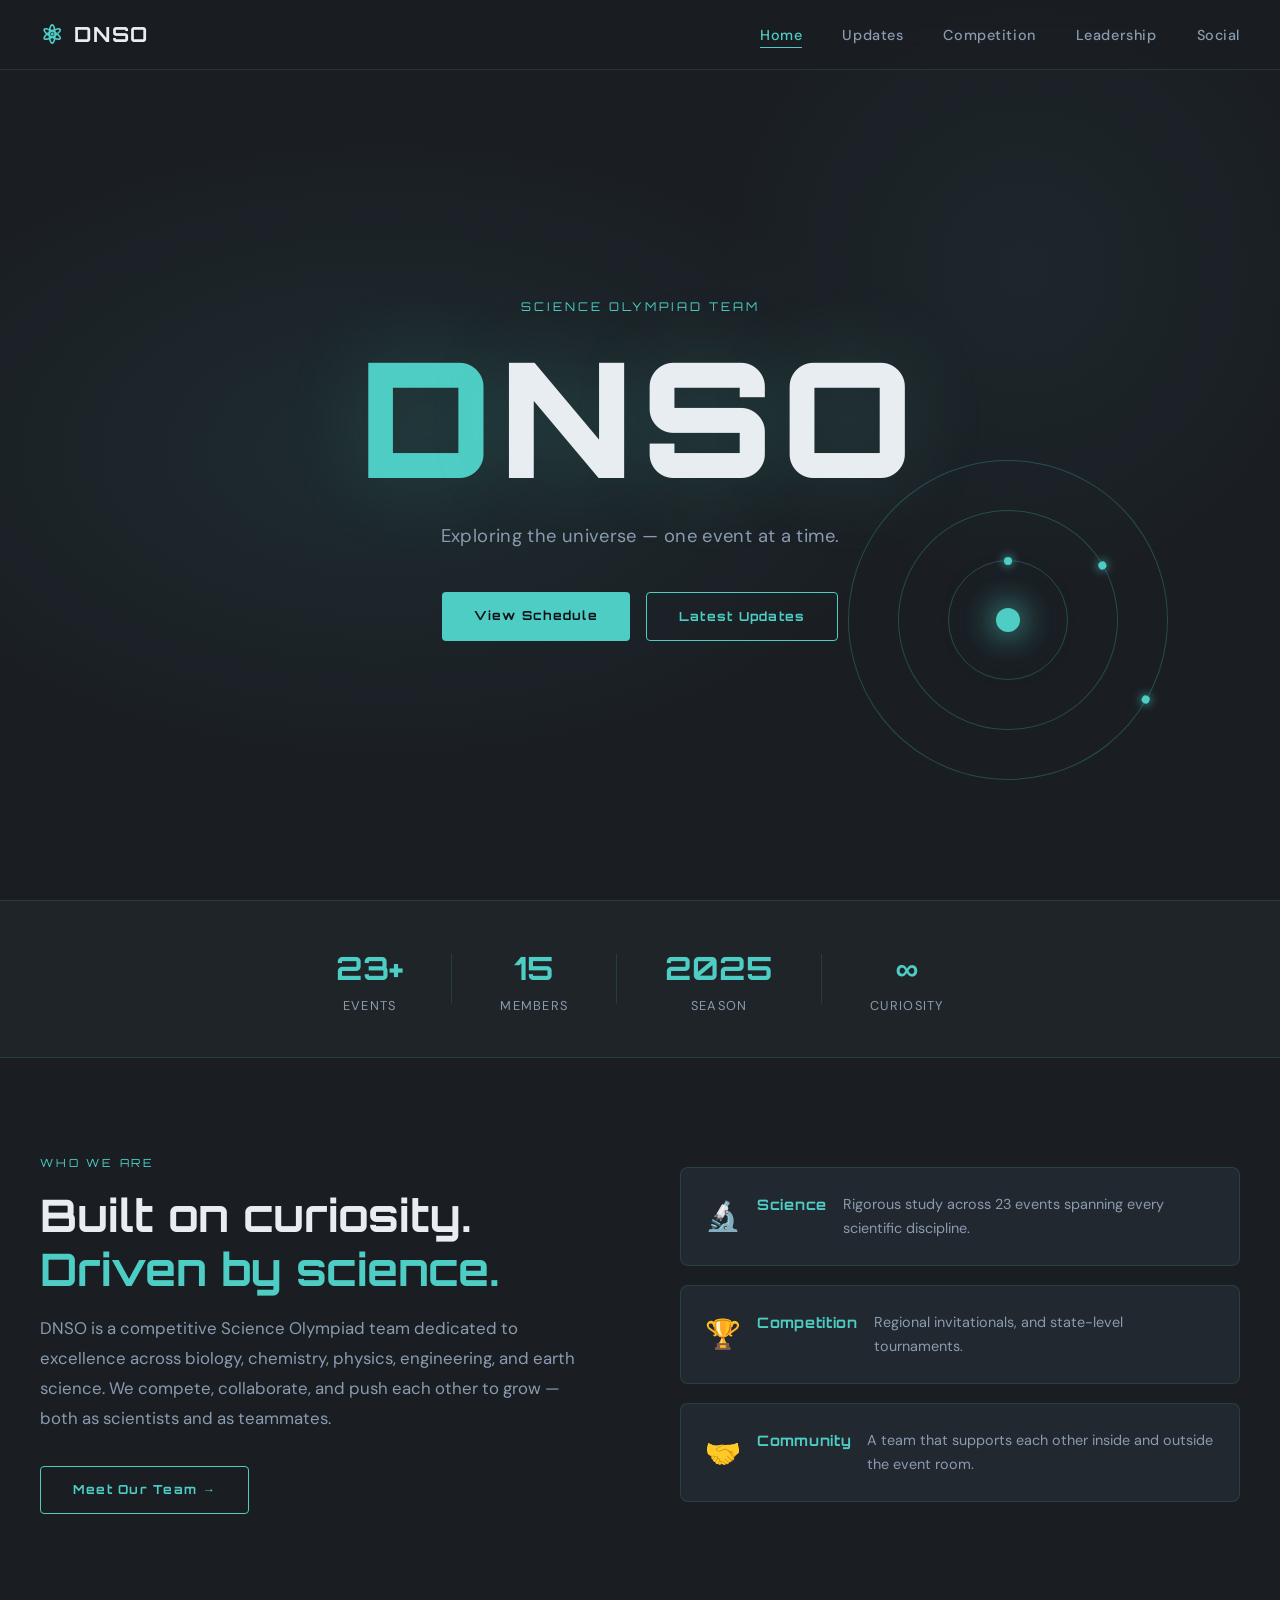
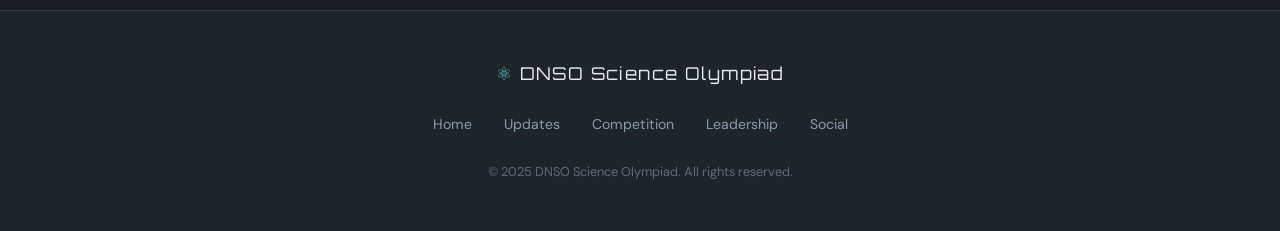
<file: index.html>
<!DOCTYPE html>
<html lang="en">
<head>
  <meta charset="UTF-8" />
  <meta name="viewport" content="width=device-width, initial-scale=1.0" />
  <title>DNSO — Science Olympiad</title>
  <link rel="preconnect" href="https://fonts.googleapis.com" />
  <link href="https://fonts.googleapis.com/css2?family=Orbitron:wght@400;700;900&family=DM+Sans:wght@300;400;500&display=swap" rel="stylesheet" />
  <link rel="stylesheet" href="style.css" />
</head>
<body>

  <!-- NAV -->
  <nav class="nav">
    <a href="index.html" class="nav-logo">
      <div class="atom-icon">⚛</div>
      <span>DNSO</span>
    </a>
    <button class="hamburger" id="hamburger" aria-label="Menu">&#9776;</button>
    <ul class="nav-links" id="navLinks">
      <li><a href="index.html" class="active">Home</a></li>
      <li><a href="updates.html">Updates</a></li>
      <li><a href="competition.html">Competition</a></li>
      <li><a href="leadership.html">Leadership</a></li>
      <li><a href="social.html">Social</a></li>
    </ul>
  </nav>

  <!-- HERO -->
  <section class="hero">
    <div class="hero-bg"></div>
    <div class="particles" id="particles"></div>
    <div class="hero-content">
      <p class="hero-eyebrow fade-in delay-1">Science Olympiad Team</p>
      <h1 class="hero-title fade-in delay-2">
        <span class="teal">D</span>NSO
      </h1>
      <p class="hero-sub fade-in delay-3">Exploring the universe — one event at a time.</p>
      <div class="hero-btns fade-in delay-4">
        <a href="competition.html" class="btn btn-primary">View Schedule</a>
        <a href="updates.html" class="btn btn-outline">Latest Updates</a>
      </div>
    </div>
    <div class="hero-orbit fade-in delay-2">
      <div class="orbit-ring ring-1"></div>
      <div class="orbit-ring ring-2"></div>
      <div class="orbit-ring ring-3"></div>
      <div class="orbit-nucleus"></div>
    </div>
  </section>

  <!-- STATS -->
  <section class="stats-bar">
    <div class="stat"><span class="stat-num">23+</span><span class="stat-label">Events</span></div>
    <div class="stat-divider"></div>
    <div class="stat"><span class="stat-num">15</span><span class="stat-label">Members</span></div>
    <div class="stat-divider"></div>
    <div class="stat"><span class="stat-num">2025</span><span class="stat-label">Season</span></div>
    <div class="stat-divider"></div>
    <div class="stat"><span class="stat-num">∞</span><span class="stat-label">Curiosity</span></div>
  </section>

  <!-- ABOUT -->
  <section class="section about">
    <div class="section-inner">
      <div class="about-text">
        <p class="section-tag">Who We Are</p>
        <h2 class="section-title">Built on curiosity.<br /><span class="teal">Driven by science.</span></h2>
        <p class="body-text">DNSO is a competitive Science Olympiad team dedicated to excellence across biology, chemistry, physics, engineering, and earth science. We compete, collaborate, and push each other to grow — both as scientists and as teammates.</p>
        <a href="leadership.html" class="btn btn-outline" style="margin-top:2rem">Meet Our Team →</a>
      </div>
      <div class="about-cards">
        <div class="about-card">
          <div class="card-icon">🔬</div>
          <h3>Science</h3>
          <p>Rigorous study across 23 events spanning every scientific discipline.</p>
        </div>
        <div class="about-card">
          <div class="card-icon">🏆</div>
          <h3>Competition</h3>
          <p>Regional invitationals, and state-level tournaments.</p>
        </div>
        <div class="about-card">
          <div class="card-icon">🤝</div>
          <h3>Community</h3>
          <p>A team that supports each other inside and outside the event room.</p>
        </div>
      </div>
    </div>
  </section>

  <!-- FOOTER -->
  <footer class="footer">
    <div class="footer-inner">
      <div class="footer-logo">
        <span class="teal">⚛</span> DNSO Science Olympiad
      </div>
      <div class="footer-links">
        <a href="index.html">Home</a>
        <a href="updates.html">Updates</a>
        <a href="competition.html">Competition</a>
        <a href="leadership.html">Leadership</a>
        <a href="social.html">Social</a>
      </div>
      <p class="footer-copy">© 2025 DNSO Science Olympiad. All rights reserved.</p>
    </div>
  </footer>

  <script src="main.js"></script>
</body>
</html>
</file>
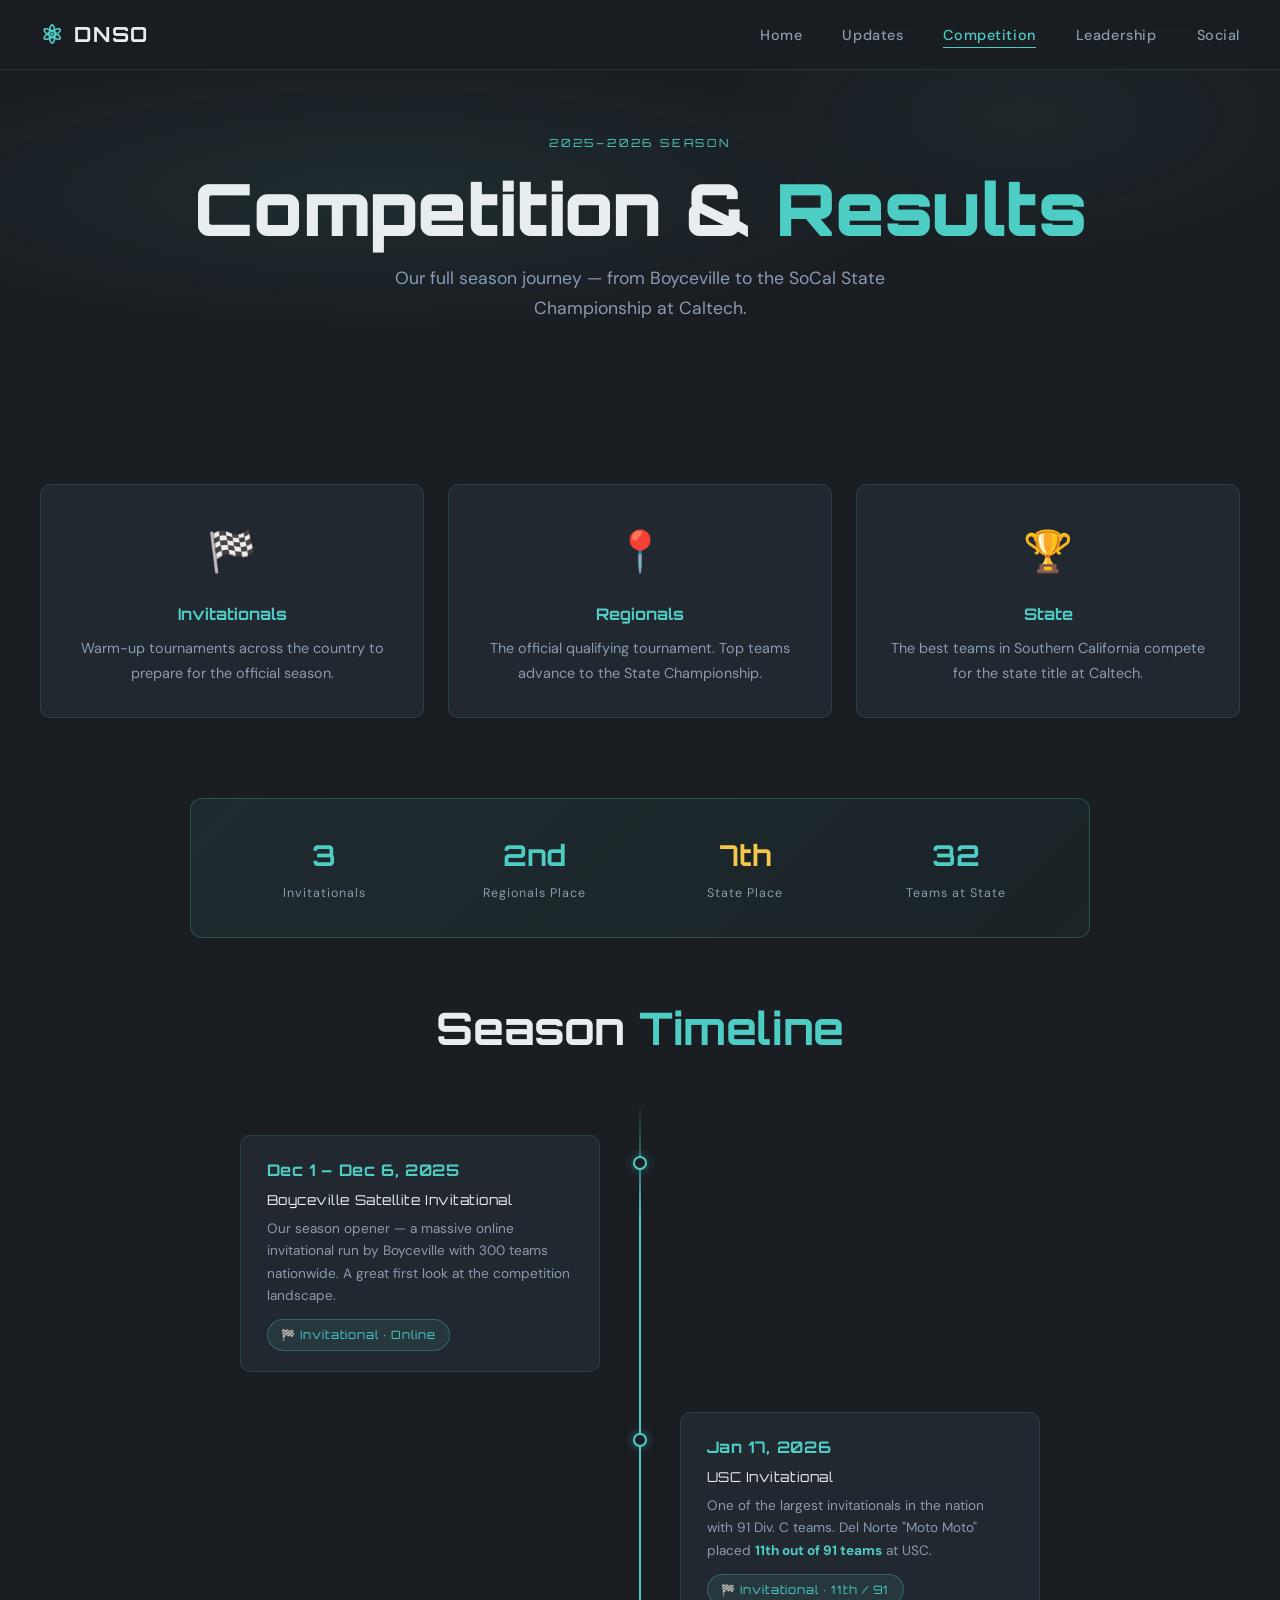
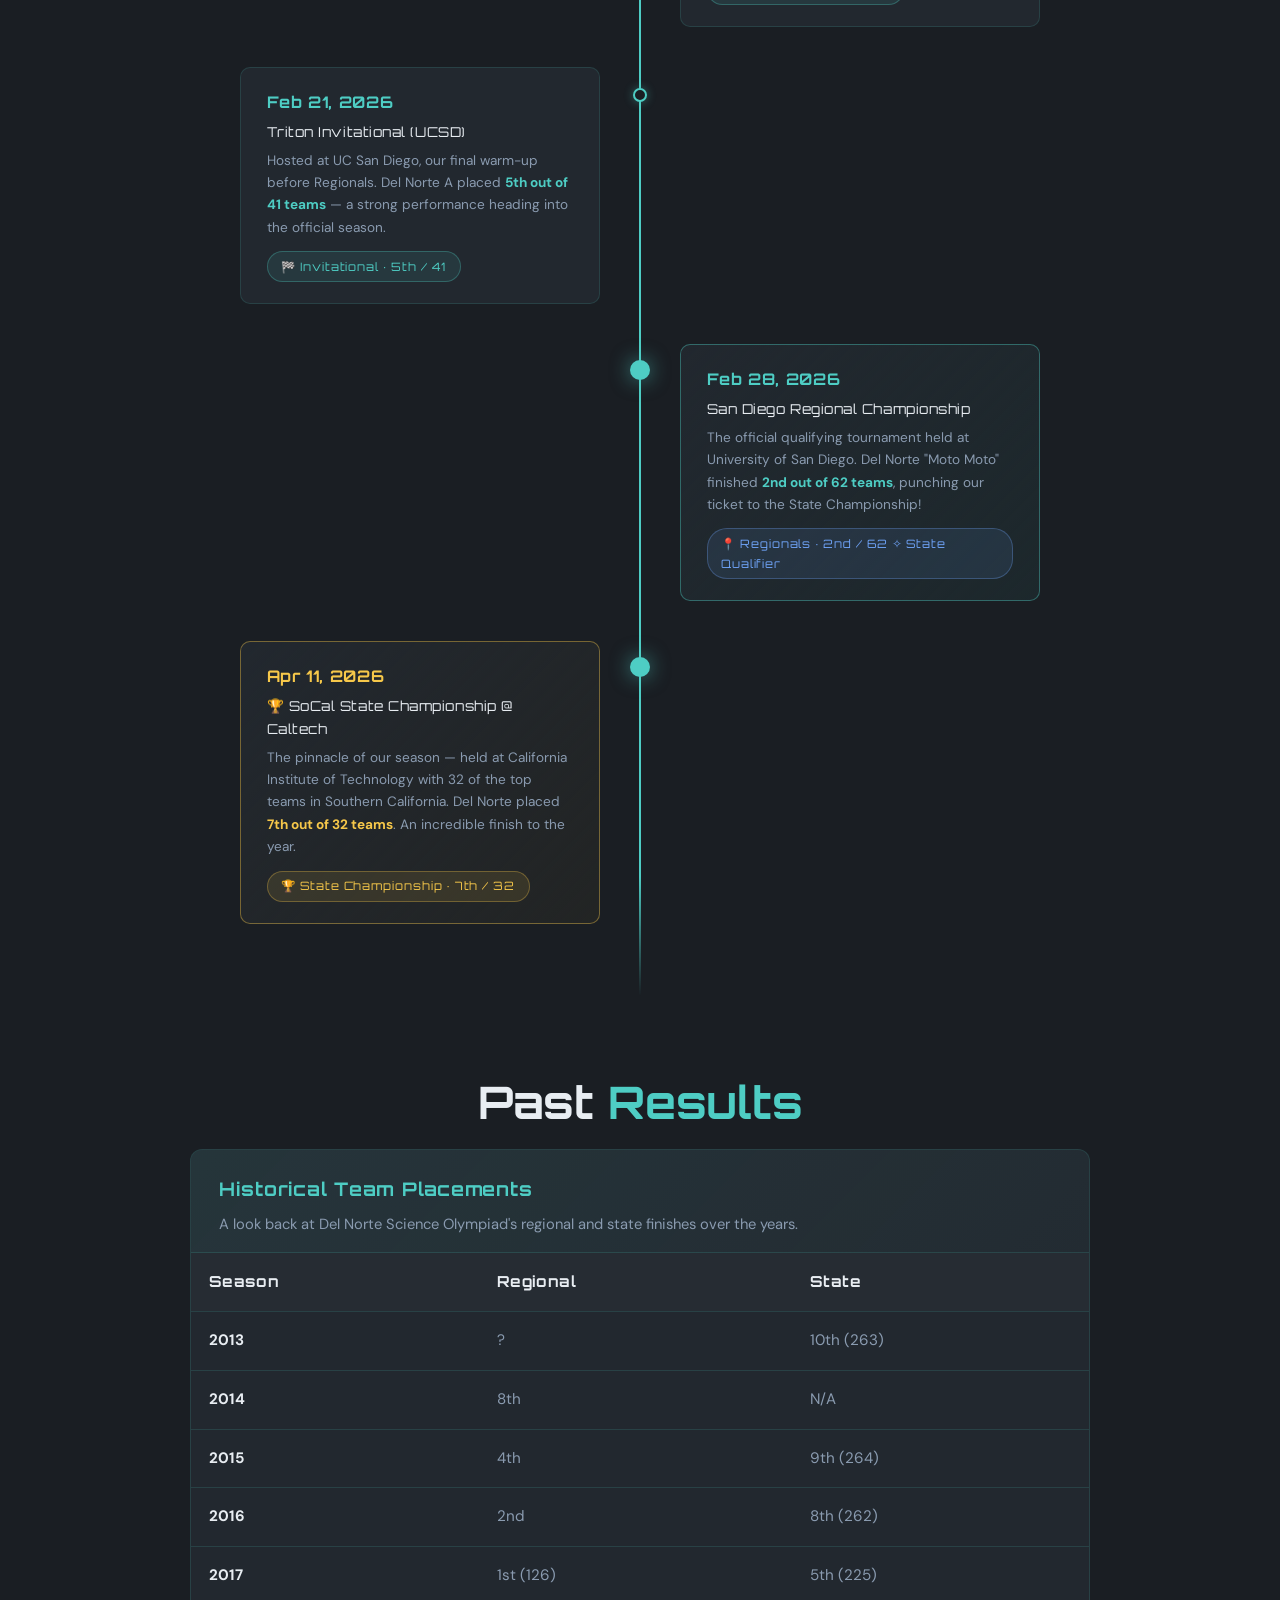
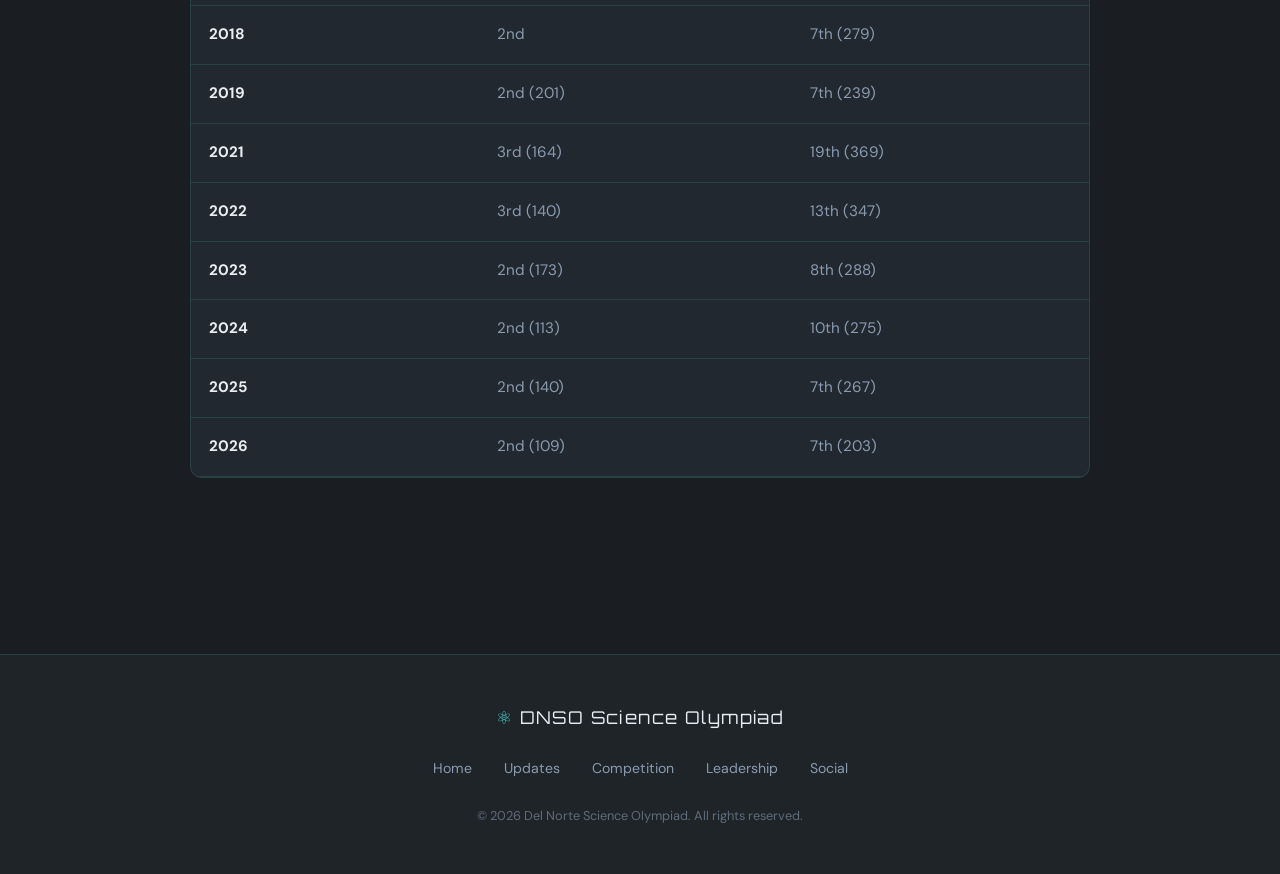
<file: competition.html>
<!DOCTYPE html>
<html lang="en">
<head>
  <meta charset="UTF-8" />
  <meta name="viewport" content="width=device-width, initial-scale=1.0" />
  <title>Competition & Schedule — DNSO Science Olympiad</title>
  <link rel="preconnect" href="https://fonts.googleapis.com" />
  <link href="https://fonts.googleapis.com/css2?family=Orbitron:wght@400;700;900&family=DM+Sans:wght@300;400;500&display=swap" rel="stylesheet" />
  <link rel="stylesheet" href="style.css" />
  <style>
    /* Timeline */
    .timeline-wrap {
      position: relative;
      max-width: 900px;
      margin: 0 auto 5rem;
      padding: 2rem 0;
    }
    .timeline-wrap::before {
      content: '';
      position: absolute;
      left: 50%;
      top: 0; bottom: 0;
      width: 2px;
      background: linear-gradient(to bottom, transparent, var(--teal) 8%, var(--teal) 92%, transparent);
      transform: translateX(-50%);
    }
    .tl-item {
      display: flex;
      justify-content: flex-end;
      padding-right: calc(50% + 2.5rem);
      margin-bottom: 2.5rem;
      position: relative;
    }
    .tl-item.right {
      justify-content: flex-start;
      padding-right: 0;
      padding-left: calc(50% + 2.5rem);
    }
    .tl-item::after {
      content: '';
      position: absolute;
      left: 50%;
      top: 1.3rem;
      width: 14px; height: 14px;
      background: var(--bg);
      border: 2px solid var(--teal);
      border-radius: 50%;
      transform: translateX(-50%);
      box-shadow: 0 0 10px rgba(78,205,196,0.4);
      z-index: 2;
    }
    .tl-item.milestone::after {
      width: 20px; height: 20px;
      background: var(--teal);
      box-shadow: 0 0 20px rgba(78,205,196,0.6);
      top: 1rem;
    }
    .tl-card {
      background: var(--bg-card);
      border: 1px solid var(--border);
      border-radius: 10px;
      padding: 1.3rem 1.6rem;
      max-width: 360px;
      width: 100%;
      transition: border-color 0.2s, transform 0.2s;
    }
    .tl-card:hover { border-color: var(--teal); }
    .tl-item:not(.right) .tl-card:hover { transform: translateX(-4px); }
    .tl-item.right .tl-card:hover { transform: translateX(4px); }
    .tl-card.milestone-card {
      border-color: rgba(78,205,196,0.4);
      background: linear-gradient(135deg, var(--bg-card), rgba(78,205,196,0.06));
    }
    .tl-card.state-card {
      border-color: rgba(247,200,74,0.4);
      background: linear-gradient(135deg, var(--bg-card), rgba(247,200,74,0.04));
    }
    .tl-date {
      font-family: var(--font-display);
      font-size: 1rem;
      font-weight: 700;
      color: var(--teal);
      margin-bottom: 0.25rem;
      letter-spacing: 0.04em;
    }
    .tl-date.gold { color: #f7c84a; }
    .tl-title {
      font-family: var(--font-display);
      font-size: 0.85rem;
      color: var(--text);
      letter-spacing: 0.04em;
      margin-bottom: 0.4rem;
    }
    .tl-desc { font-size: 0.85rem; color: var(--text-muted); line-height: 1.65; }

    /* Result pill */
    .tl-result {
      display: inline-flex;
      align-items: center;
      gap: 0.4rem;
      margin-top: 0.75rem;
      font-family: var(--font-display);
      font-size: 0.72rem;
      letter-spacing: 0.08em;
      padding: 0.3rem 0.85rem;
      border-radius: 20px;
    }
    .result-inv    { background: rgba(78,205,196,0.1);  border: 1px solid rgba(78,205,196,0.3); color: var(--teal); }
    .result-reg    { background: rgba(111,163,247,0.1); border: 1px solid rgba(111,163,247,0.3); color: #6fa3f7; }
    .result-state  { background: rgba(247,200,74,0.1);  border: 1px solid rgba(247,200,74,0.3);  color: #f7c84a; }
    .result-admin  { background: rgba(167,139,250,0.1); border: 1px solid rgba(167,139,250,0.3); color: #a78bfa; }

    /* Overview */
    .overview-cards {
      display: grid;
      grid-template-columns: repeat(3, 1fr);
      gap: 1.5rem;
      margin-bottom: 5rem;
    }
    .overview-card {
      background: var(--bg-card);
      border: 1px solid var(--border);
      border-radius: 10px;
      padding: 2rem;
      text-align: center;
      transition: border-color 0.2s, transform 0.2s;
    }
    .overview-card:hover { border-color: var(--teal); transform: translateY(-3px); }
    .overview-icon { font-size: 2.5rem; margin-bottom: 1rem; display: block; }
    .overview-card h3 { font-family: var(--font-display); font-size: 1rem; color: var(--teal); margin-bottom: 0.5rem; }
    .overview-card p  { font-size: 0.9rem; color: var(--text-muted); }

    /* Season summary banner */
    .season-summary {
      max-width: 900px;
      margin: 0 auto 4rem;
      background: linear-gradient(135deg, rgba(78,205,196,0.08), rgba(78,205,196,0.03));
      border: 1px solid rgba(78,205,196,0.25);
      border-radius: 12px;
      padding: 2rem 2.5rem;
      display: grid;
      grid-template-columns: repeat(4, 1fr);
      gap: 1.5rem;
      text-align: center;
    }
    .sum-stat .num {
      font-family: var(--font-display);
      font-size: 1.8rem;
      color: var(--teal);
      font-weight: 700;
    }
    .sum-stat .num.gold { color: #f7c84a; }
    .sum-stat .label { font-size: 0.78rem; color: var(--text-muted); letter-spacing: 0.08em; margin-top: 0.2rem; }


    /* Past results */
    .past-results {
      max-width: 900px;
      margin: 1rem auto 5rem;
    }
    .results-card {
      background: var(--bg-card);
      border: 1px solid var(--border);
      border-radius: 12px;
      overflow: hidden;
    }
    .results-card-header {
      padding: 1.5rem 1.75rem 1rem;
      border-bottom: 1px solid var(--border);
      background: linear-gradient(135deg, rgba(78,205,196,0.08), rgba(78,205,196,0.02));
    }
    .results-card-header h3 {
      margin: 0 0 0.4rem;
      font-family: var(--font-display);
      color: var(--teal);
      letter-spacing: 0.04em;
    }
    .results-card-header p {
      margin: 0;
      color: var(--text-muted);
      font-size: 0.92rem;
      line-height: 1.6;
    }
    .results-table-wrap {
      overflow-x: auto;
    }
    .results-table {
      width: 100%;
      border-collapse: collapse;
      min-width: 620px;
    }
    .results-table th,
    .results-table td {
      padding: 1rem 1.1rem;
      border-bottom: 1px solid var(--border);
      text-align: left;
      font-size: 0.95rem;
    }
    .results-table th {
      font-family: var(--font-display);
      color: var(--text);
      background: rgba(255,255,255,0.02);
      letter-spacing: 0.04em;
    }
    .results-table td {
      color: var(--text-muted);
    }
    .results-table tr:hover td {
      background: rgba(78,205,196,0.04);
      color: var(--text);
    }
    .results-table td strong {
      color: var(--text);
      font-weight: 700;
    }

    @media (max-width: 700px) {
      .timeline-wrap::before { left: 20px; }
      .tl-item, .tl-item.right { padding-left: 52px; padding-right: 0; justify-content: flex-start; }
      .tl-item::after, .tl-item.right::after { left: 20px; }
      .tl-card { max-width: 100%; }
      .overview-cards { grid-template-columns: 1fr; }
      .season-summary { grid-template-columns: repeat(2,1fr); }
    }
  </style>
</head>
<body>

  <nav class="nav">
    <a href="index.html" class="nav-logo">
      <div class="atom-icon">⚛</div>
      <span>DNSO</span>
    </a>
    <button class="hamburger" id="hamburger" aria-label="Menu">&#9776;</button>
    <ul class="nav-links" id="navLinks">
      <li><a href="index.html">Home</a></li>
      <li><a href="updates.html">Updates</a></li>
      <li><a href="competition.html" class="active">Competition</a></li>
      <li><a href="leadership.html">Leadership</a></li>
      <li><a href="social.html">Social</a></li>
    </ul>
  </nav>

  <section class="page-hero">
    <div class="hero-bg"></div>
    <div class="page-hero-content fade-in delay-1">
      <p class="section-tag">2025–2026 Season</p>
      <h1 class="page-title">Competition &amp; <span class="teal">Results</span></h1>
      <p class="page-sub">Our full season journey — from Boyceville to the SoCal State Championship at Caltech.</p>
    </div>
  </section>

  <!-- SEASON OVERVIEW -->
  <section class="section">
    <div class="section-inner">
      <div class="overview-cards fade-in">
        <div class="overview-card">
          <span class="overview-icon">🏁</span>
          <h3>Invitationals</h3>
          <p>Warm-up tournaments across the country to prepare for the official season.</p>
        </div>
        <div class="overview-card">
          <span class="overview-icon">📍</span>
          <h3>Regionals</h3>
          <p>The official qualifying tournament. Top teams advance to the State Championship.</p>
        </div>
        <div class="overview-card">
          <span class="overview-icon">🏆</span>
          <h3>State</h3>
          <p>The best teams in Southern California compete for the state title at Caltech.</p>
        </div>
      </div>

      <!-- SEASON STATS -->
      <div class="season-summary fade-in delay-1">
        <div class="sum-stat">
          <div class="num">3</div>
          <div class="label">Invitationals</div>
        </div>
        <div class="sum-stat">
          <div class="num">2nd</div>
          <div class="label">Regionals Place</div>
        </div>
        <div class="sum-stat">
          <div class="num gold">7th</div>
          <div class="label">State Place</div>
        </div>
        <div class="sum-stat">
          <div class="num">32</div>
          <div class="label">Teams at State</div>
        </div>
      </div>

      <!-- TIMELINE -->
      <h2 class="section-title" style="text-align:center; margin-bottom:3rem">
        Season <span class="teal">Timeline</span>
      </h2>

      <div class="timeline-wrap">

        <!-- Boyceville Satellite -->
        <div class="tl-item fade-in">
          <div class="tl-card">
            <p class="tl-date">Dec 1 – Dec 6, 2025</p>
            <p class="tl-title">Boyceville Satellite Invitational</p>
            <p class="tl-desc">Our season opener — a massive online invitational run by Boyceville with 300 teams nationwide. A great first look at the competition landscape.</p>
            <span class="tl-result result-inv">🏁 Invitational · Online</span>
          </div>
        </div>

        <!-- USC -->
        <div class="tl-item right fade-in delay-1">
          <div class="tl-card">
            <p class="tl-date">Jan 17, 2026</p>
            <p class="tl-title">USC Invitational</p>
            <p class="tl-desc">One of the largest invitationals in the nation with 91 Div. C teams. Del Norte "Moto Moto" placed <strong style="color:var(--teal)">11th out of 91 teams</strong> at USC.</p>
            <span class="tl-result result-inv">🏁 Invitational · 11th / 91</span>
          </div>
        </div>

        <!-- Triton / UCSD -->
        <div class="tl-item fade-in delay-2">
          <div class="tl-card">
            <p class="tl-date">Feb 21, 2026</p>
            <p class="tl-title">Triton Invitational (UCSD)</p>
            <p class="tl-desc">Hosted at UC San Diego, our final warm-up before Regionals. Del Norte A placed <strong style="color:var(--teal)">5th out of 41 teams</strong> — a strong performance heading into the official season.</p>
            <span class="tl-result result-inv">🏁 Invitational · 5th / 41</span>
          </div>
        </div>

        <!-- REGIONALS -->
        <div class="tl-item right milestone fade-in delay-1">
          <div class="tl-card milestone-card">
            <p class="tl-date">Feb 28, 2026</p>
            <p class="tl-title">San Diego Regional Championship</p>
            <p class="tl-desc">The official qualifying tournament held at University of San Diego. Del Norte "Moto Moto" finished <strong style="color:var(--teal)">2nd out of 62 teams</strong>, punching our ticket to the State Championship!</p>
            <span class="tl-result result-reg">📍 Regionals · 2nd / 62 ✧ State Qualifier</span>
          </div>
        </div>

        <!-- STATE -->
        <div class="tl-item milestone fade-in delay-2">
          <div class="tl-card state-card">
            <p class="tl-date gold">Apr 11, 2026</p>
            <p class="tl-title">🏆 SoCal State Championship @ Caltech</p>
            <p class="tl-desc">The pinnacle of our season — held at California Institute of Technology with 32 of the top teams in Southern California. Del Norte placed <strong style="color:#f7c84a">7th out of 32 teams</strong>. An incredible finish to the year.</p>
            <span class="tl-result result-state">🏆 State Championship · 7th / 32</span>
          </div>
        </div>

      </div><!-- /timeline-wrap -->

      <!-- PAST RESULTS -->
      <div class="past-results fade-in">
        <h2 class="section-title" style="text-align:center; margin-bottom:1.25rem">
          Past <span class="teal">Results</span>
        </h2>

        <div class="results-card">
          <div class="results-card-header">
            <h3>Historical Team Placements</h3>
            <p>A look back at Del Norte Science Olympiad's regional and state finishes over the years.</p>
          </div>

          <div class="results-table-wrap">
            <table class="results-table">
              <thead>
                <tr>
                  <th>Season</th>
                  <th>Regional</th>
                  <th>State</th>
                </tr>
              </thead>
              <tbody>
                <tr><td><strong>2013</strong></td><td>?</td><td>10th (263)</td></tr>
                <tr><td><strong>2014</strong></td><td>8th</td><td>N/A</td></tr>
                <tr><td><strong>2015</strong></td><td>4th</td><td>9th (264)</td></tr>
                <tr><td><strong>2016</strong></td><td>2nd</td><td>8th (262)</td></tr>
                <tr><td><strong>2017</strong></td><td>1st (126)</td><td>5th (225)</td></tr>
                <tr><td><strong>2018</strong></td><td>2nd</td><td>7th (279)</td></tr>
                <tr><td><strong>2019</strong></td><td>2nd (201)</td><td>7th (239)</td></tr>
                <tr><td><strong>2021</strong></td><td>3rd (164)</td><td>19th (369)</td></tr>
                <tr><td><strong>2022</strong></td><td>3rd (140)</td><td>13th (347)</td></tr>
                <tr><td><strong>2023</strong></td><td>2nd (173)</td><td>8th (288)</td></tr>
                <tr><td><strong>2024</strong></td><td>2nd (113)</td><td>10th (275)</td></tr>
                <tr><td><strong>2025</strong></td><td>2nd (140)</td><td>7th (267)</td></tr>
                <tr><td><strong>2026</strong></td><td>2nd (109)</td><td>7th (203)</td></tr>
              </tbody>
            </table>
          </div>
        </div>
      </div>

    </div>
  </section>

  <footer class="footer">
    <div class="footer-inner">
      <div class="footer-logo"><span class="teal">⚛</span> DNSO Science Olympiad</div>
      <div class="footer-links">
        <a href="index.html">Home</a>
        <a href="updates.html">Updates</a>
        <a href="competition.html">Competition</a>
        <a href="leadership.html">Leadership</a>
        <a href="social.html">Social</a>
      </div>
      <p class="footer-copy">© 2026 Del Norte Science Olympiad. All rights reserved.</p>
    </div>
  </footer>

  <script src="main.js"></script>
</body>
</html>
</file>
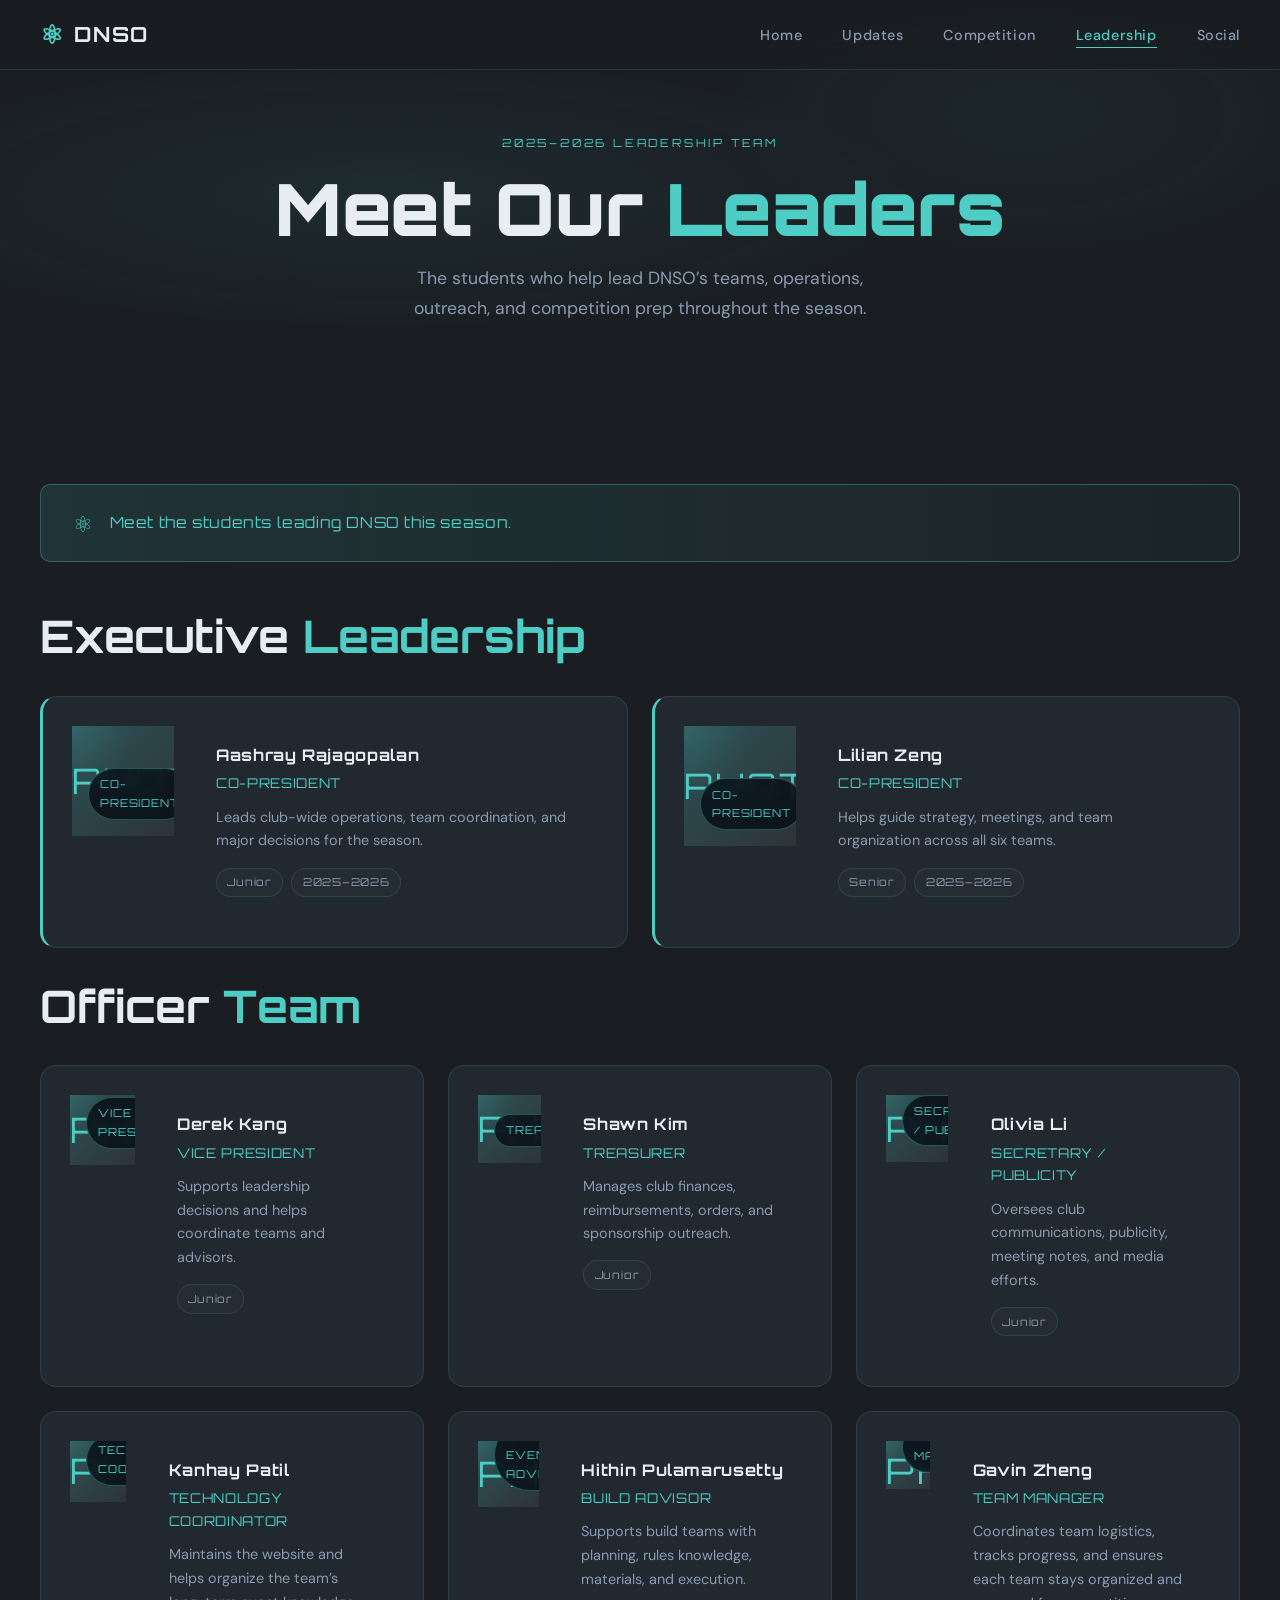
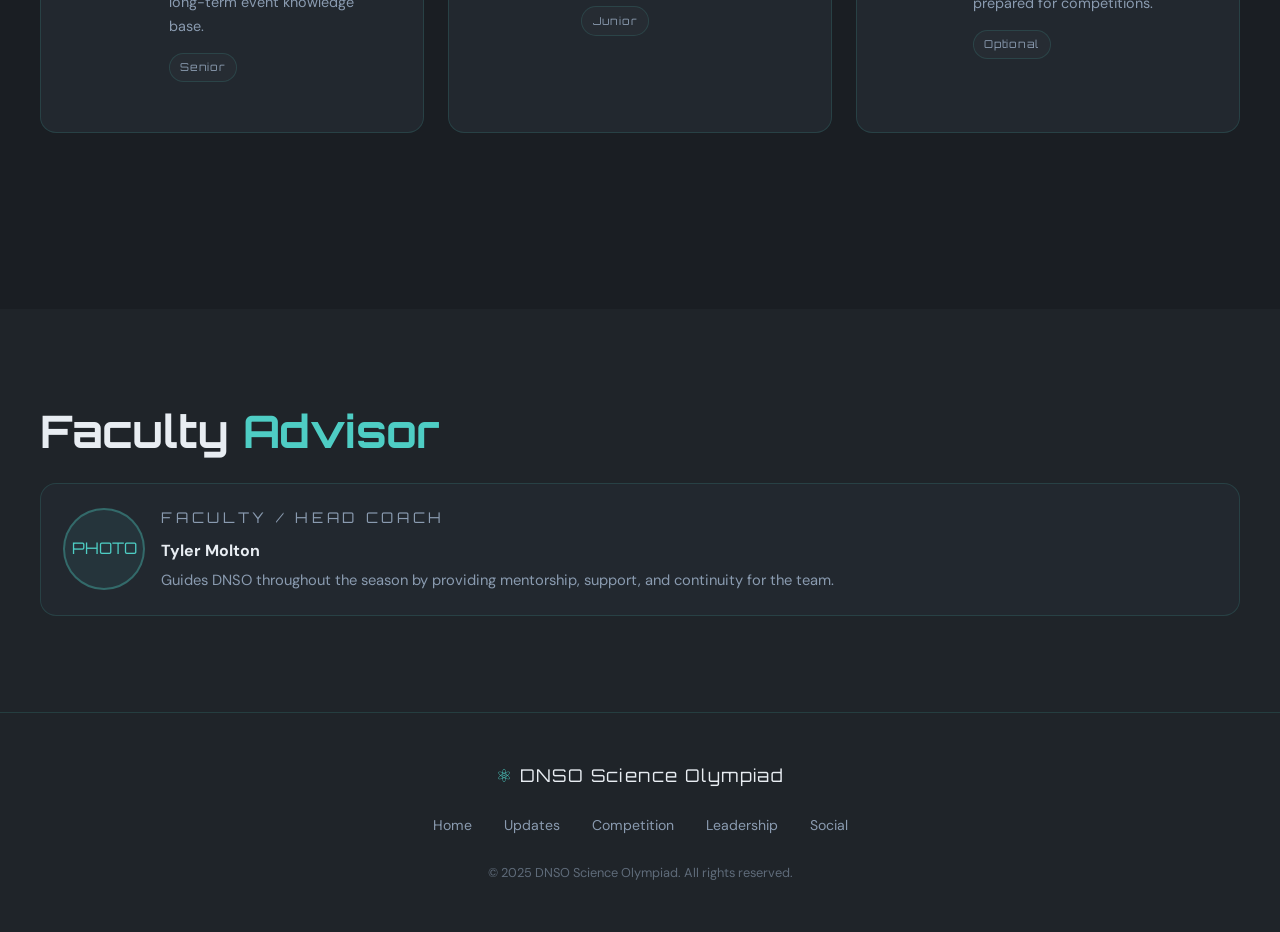
<file: leadership.html>
<!DOCTYPE html>
<html lang="en">
<head>
  <meta charset="UTF-8" />
  <meta name="viewport" content="width=device-width, initial-scale=1.0" />
  <title>Leadership — DNSO Science Olympiad</title>
  <link rel="preconnect" href="https://fonts.googleapis.com" />
  <link href="https://fonts.googleapis.com/css2?family=Orbitron:wght@400;700;900&family=DM+Sans:wght@300;400;500;700&display=swap" rel="stylesheet" />
  <link rel="stylesheet" href="style.css" />
  <style>
    .open-banner {
      background: linear-gradient(90deg, rgba(78,205,196,0.12), rgba(78,205,196,0.04));
      border: 1px solid rgba(78,205,196,0.35);
      border-radius: 10px;
      padding: 1.2rem 2rem;
      margin-bottom: 3rem;
      display: flex;
      align-items: center;
      gap: 1rem;
      font-size: 0.95rem;
      color: var(--teal);
      font-family: var(--font-display);
      letter-spacing: 0.04em;
    }

    .open-banner span {
      font-size: 1.4rem;
    }

    .leaders-grid {
      display: grid;
      grid-template-columns: repeat(3, minmax(240px, 1fr));
      gap: 1.5rem;
      margin-bottom: 5rem;
    }

    .leader-card {
      background: var(--bg-card);
      border: 1px solid var(--border);
      border-radius: 16px;
      overflow: hidden;
      transition: transform 0.22s ease, border-color 0.22s ease, box-shadow 0.22s ease;
    }

    .leader-card:hover {
      transform: translateY(-4px);
      border-color: var(--teal);
      box-shadow: 0 10px 30px rgba(0,0,0,0.18);
    }

    .leader-photo-wrap {
      position: relative;
      aspect-ratio: 4 / 4.3;
      background: linear-gradient(135deg, rgba(78,205,196,0.15), rgba(255,255,255,0.03));
      overflow: hidden;
    }

    .leader-photo {
      width: 100%;
      height: 100%;
      object-fit: cover;
      display: block;
    }

    .leader-placeholder {
      width: 100%;
      height: 100%;
      display: grid;
      place-items: center;
      color: var(--teal);
      font-family: var(--font-display);
      font-size: 2.2rem;
      letter-spacing: 0.08em;
      background:
        radial-gradient(circle at top left, rgba(78,205,196,0.16), transparent 40%),
        linear-gradient(135deg, rgba(78,205,196,0.12), rgba(255,255,255,0.02));
    }

    .leader-role-badge {
      position: absolute;
      left: 1rem;
      bottom: 1rem;
      background: rgba(10, 16, 24, 0.88);
      border: 1px solid rgba(78,205,196,0.35);
      color: var(--teal);
      padding: 0.4rem 0.7rem;
      border-radius: 999px;
      font-size: 0.68rem;
      font-family: var(--font-display);
      letter-spacing: 0.08em;
      text-transform: uppercase;
      backdrop-filter: blur(6px);
    }

    .leader-info {
      padding: 1.2rem 1.15rem 1.3rem;
    }

    .leader-name {
      margin: 0 0 0.35rem;
      font-family: var(--font-display);
      font-size: 1rem;
      letter-spacing: 0.04em;
      color: var(--text);
      line-height: 1.35;
    }

    .leader-subtitle {
      margin: 0 0 0.65rem;
      color: var(--teal);
      font-size: 0.84rem;
      font-family: var(--font-display);
      letter-spacing: 0.05em;
      text-transform: uppercase;
    }

    .leader-note {
      margin: 0;
      color: var(--text-muted);
      font-size: 0.9rem;
      line-height: 1.65;
    }

    .leader-meta {
      display: flex;
      flex-wrap: wrap;
      gap: 0.5rem;
      margin-top: 0.9rem;
    }

    .meta-pill {
      font-size: 0.68rem;
      font-family: var(--font-display);
      letter-spacing: 0.07em;
      padding: 0.28rem 0.65rem;
      border-radius: 999px;
      border: 1px solid var(--border);
      color: var(--text-muted);
      background: rgba(255,255,255,0.02);
    }

    .featured-row {
      display: grid;
      grid-template-columns: repeat(2, minmax(280px, 1fr));
      gap: 1.5rem;
      margin-bottom: 2rem;
    }

    .leader-card.featured {
      border-left: 3px solid var(--teal);
    }

    .advisor-card-mini {
      background: var(--bg-card);
      border: 1px solid var(--border);
      border-radius: 16px;
      padding: 1.4rem;
      display: flex;
      align-items: center;
      gap: 1rem;
    }

    .advisor-photo {
      width: 82px;
      height: 82px;
      border-radius: 50%;
      object-fit: cover;
      border: 2px solid rgba(78,205,196,0.35);
      flex-shrink: 0;
    }

    .advisor-placeholder {
      width: 82px;
      height: 82px;
      border-radius: 50%;
      display: grid;
      place-items: center;
      border: 2px solid rgba(78,205,196,0.35);
      color: var(--teal);
      font-family: var(--font-display);
      background: rgba(78,205,196,0.08);
      flex-shrink: 0;
    }

    .advisor-text h2 {
      margin: 0 0 0.3rem;
      font-size: 1rem;
    }

    .advisor-text p {
      margin: 0;
      color: var(--text-muted);
      line-height: 1.6;
      font-size: 0.92rem;
    }

    @media (max-width: 980px) {
      .leaders-grid {
        grid-template-columns: repeat(2, minmax(220px, 1fr));
      }

      .featured-row {
        grid-template-columns: 1fr;
      }
    }

    @media (max-width: 640px) {
      .leaders-grid {
        grid-template-columns: 1fr;
      }

      .advisor-card-mini {
        flex-direction: column;
        text-align: center;
      }
    }
  </style>
</head>
<body>

  <nav class="nav">
    <a href="index.html" class="nav-logo">
      <div class="atom-icon">⚛</div>
      <span>DNSO</span>
    </a>
    <button class="hamburger" id="hamburger" aria-label="Menu">&#9776;</button>
    <ul class="nav-links" id="navLinks">
      <li><a href="index.html">Home</a></li>
      <li><a href="updates.html">Updates</a></li>
      <li><a href="competition.html">Competition</a></li>
      <li><a href="leadership.html" class="active">Leadership</a></li>
      <li><a href="social.html">Social</a></li>
    </ul>
  </nav>

  <section class="page-hero">
    <div class="hero-bg"></div>
    <div class="page-hero-content fade-in delay-1">
      <p class="section-tag">2025–2026 Leadership Team</p>
      <h1 class="page-title">Meet Our <span class="teal">Leaders</span></h1>
      <p class="page-sub">The students who help lead DNSO’s teams, operations, outreach, and competition prep throughout the season.</p>
    </div>
  </section>

  <section class="section">
    <div class="section-inner">

      <div class="open-banner fade-in">
        <span>⚛</span>
        Meet the students leading DNSO this season.
      </div>

      <h2 class="section-title" style="margin-bottom:2rem">Executive <span class="teal">Leadership</span></h2>

      <div class="featured-row">
        <div class="leader-card featured fade-in">
          <div class="leader-photo-wrap">
            <!-- Replace with actual image -->
            <!-- <img src="images/co-president-1.jpg" alt="Name" class="leader-photo"> -->
            <div class="leader-placeholder">PHOTO</div>
            <div class="leader-role-badge">Co-President</div>
          </div>
          <div class="leader-info">
            <h3 class="leader-name">Aashray Rajagopalan</h3>
            <p class="leader-subtitle">Co-President</p>
            <p class="leader-note">Leads club-wide operations, team coordination, and major decisions for the season.</p>
            <div class="leader-meta">
              <span class="meta-pill">Junior</span>
              <span class="meta-pill">2025–2026</span>
            </div>
          </div>
        </div>

        <div class="leader-card featured fade-in delay-1">
          <div class="leader-photo-wrap">
            <!-- <img src="images/co-president-2.jpg" alt="Name" class="leader-photo"> -->
            <div class="leader-placeholder">PHOTO</div>
            <div class="leader-role-badge">Co-President</div>
          </div>
          <div class="leader-info">
            <h3 class="leader-name">Lilian Zeng</h3>
            <p class="leader-subtitle">Co-President</p>
            <p class="leader-note">Helps guide strategy, meetings, and team organization across all six teams.</p>
            <div class="leader-meta">
              <span class="meta-pill">Senior</span>
              <span class="meta-pill">2025–2026</span>
            </div>
          </div>
        </div>
      </div>

      <h2 class="section-title" style="margin-bottom:2rem">Officer <span class="teal">Team</span></h2>

      <div class="leaders-grid">

        <div class="leader-card fade-in">
          <div class="leader-photo-wrap">
            <!-- <img src="images/vice-president.jpg" alt="Vice President" class="leader-photo"> -->
            <div class="leader-placeholder">PHOTO</div>
            <div class="leader-role-badge">Vice President</div>
          </div>
          <div class="leader-info">
            <h3 class="leader-name">Derek Kang</h3>
            <p class="leader-subtitle">Vice President</p>
            <p class="leader-note">Supports leadership decisions and helps coordinate teams and advisors.</p>
            <div class="leader-meta">
              <span class="meta-pill">Junior</span>
            </div>
          </div>
        </div>

        <div class="leader-card fade-in delay-1">
          <div class="leader-photo-wrap">
            <!-- <img src="images/treasurer.jpg" alt="Treasurer" class="leader-photo"> -->
            <div class="leader-placeholder">PHOTO</div>
            <div class="leader-role-badge">Treasurer</div>
          </div>
          <div class="leader-info">
            <h3 class="leader-name">Shawn Kim</h3>
            <p class="leader-subtitle">Treasurer</p>
            <p class="leader-note">Manages club finances, reimbursements, orders, and sponsorship outreach.</p>
            <div class="leader-meta">
              <span class="meta-pill">Junior</span>
            </div>
          </div>
        </div>

        <div class="leader-card fade-in delay-2">
          <div class="leader-photo-wrap">
            <!-- <img src="images/secretary.jpg" alt="Secretary / Publicity" class="leader-photo"> -->
            <div class="leader-placeholder">PHOTO</div>
            <div class="leader-role-badge">Secretary / Publicity</div>
          </div>
          <div class="leader-info">
            <h3 class="leader-name">Olivia Li</h3>
            <p class="leader-subtitle">Secretary / Publicity</p>
            <p class="leader-note">Oversees club communications, publicity, meeting notes, and media efforts.</p>
            <div class="leader-meta">
              <span class="meta-pill">Junior</span>
            </div>
          </div>
        </div>

        <div class="leader-card fade-in">
          <div class="leader-photo-wrap">
            <!-- <img src="images/tech-coordinator.jpg" alt="Technology Coordinator" class="leader-photo"> -->
            <div class="leader-placeholder">PHOTO</div>
            <div class="leader-role-badge">Technology Coordinator</div>
          </div>
          <div class="leader-info">
            <h3 class="leader-name">Kanhay Patil</h3>
            <p class="leader-subtitle">Technology Coordinator</p>
            <p class="leader-note">Maintains the website and helps organize the team’s long-term event knowledge base.</p>
            <div class="leader-meta">
              <span class="meta-pill">Senior</span>
            </div>
          </div>
        </div>

        <div class="leader-card fade-in delay-1">
          <div class="leader-photo-wrap">
            <!-- <img src="images/build-advisor.jpg" alt="Building Event Advisor" class="leader-photo"> -->
            <div class="leader-placeholder">PHOTO</div>
            <div class="leader-role-badge">Building Event Advisor</div>
          </div>
          <div class="leader-info">
            <h3 class="leader-name">Hithin Pulamarusetty</h3>
            <p class="leader-subtitle">Build Advisor</p>
            <p class="leader-note">Supports build teams with planning, rules knowledge, materials, and execution.</p>
            <div class="leader-meta">
              <span class="meta-pill">Junior</span>
            </div>
          </div>
        </div>

        <div class="leader-card fade-in delay-2">
          <div class="leader-photo-wrap">
            <!-- Optional extra role -->
            <!-- <img src="images/media-advisor.jpg" alt="Media Advisor" class="leader-photo"> -->
            <div class="leader-placeholder">PHOTO</div>
            <div class="leader-role-badge">Team Manager</div>
          </div>
          <div class="leader-info">
            <h3 class="leader-name">Gavin Zheng</h3>
            <p class="leader-subtitle">Team Manager</p>
            <p class="leader-note">Coordinates team logistics, tracks progress, and ensures each team stays organized and prepared for competitions.</p>
            <div class="leader-meta">
              <span class="meta-pill">Optional</span>
            </div>
          </div>
        </div>

      </div>
    </div>
  </section>

  <section class="section advisor-section">
    <div class="section-inner">
      <h2 class="section-title" style="margin-bottom:1.5rem">Faculty <span class="teal">Advisor</span></h2>

      <div class="advisor-card-mini fade-in">
        <!-- <img src="images/advisor.jpg" alt="Advisor Name" class="advisor-photo"> -->
        <div class="advisor-placeholder">PHOTO</div>
        <div class="advisor-text">
          <p class="section-tag" style="margin-bottom:0.45rem">Faculty / Head Coach</p>
          <h2>Tyler Molton</h2>
          <p>Guides DNSO throughout the season by providing mentorship, support, and continuity for the team.</p>
        </div>
      </div>
    </div>
  </section>

  <footer class="footer">
    <div class="footer-inner">
      <div class="footer-logo"><span class="teal">⚛</span> DNSO Science Olympiad</div>
      <div class="footer-links">
        <a href="index.html">Home</a>
        <a href="updates.html">Updates</a>
        <a href="competition.html">Competition</a>
        <a href="leadership.html">Leadership</a>
        <a href="social.html">Social</a>
      </div>
      <p class="footer-copy">© 2025 DNSO Science Olympiad. All rights reserved.</p>
    </div>
  </footer>

  <script src="main.js"></script>
</body>
</html>
</file>
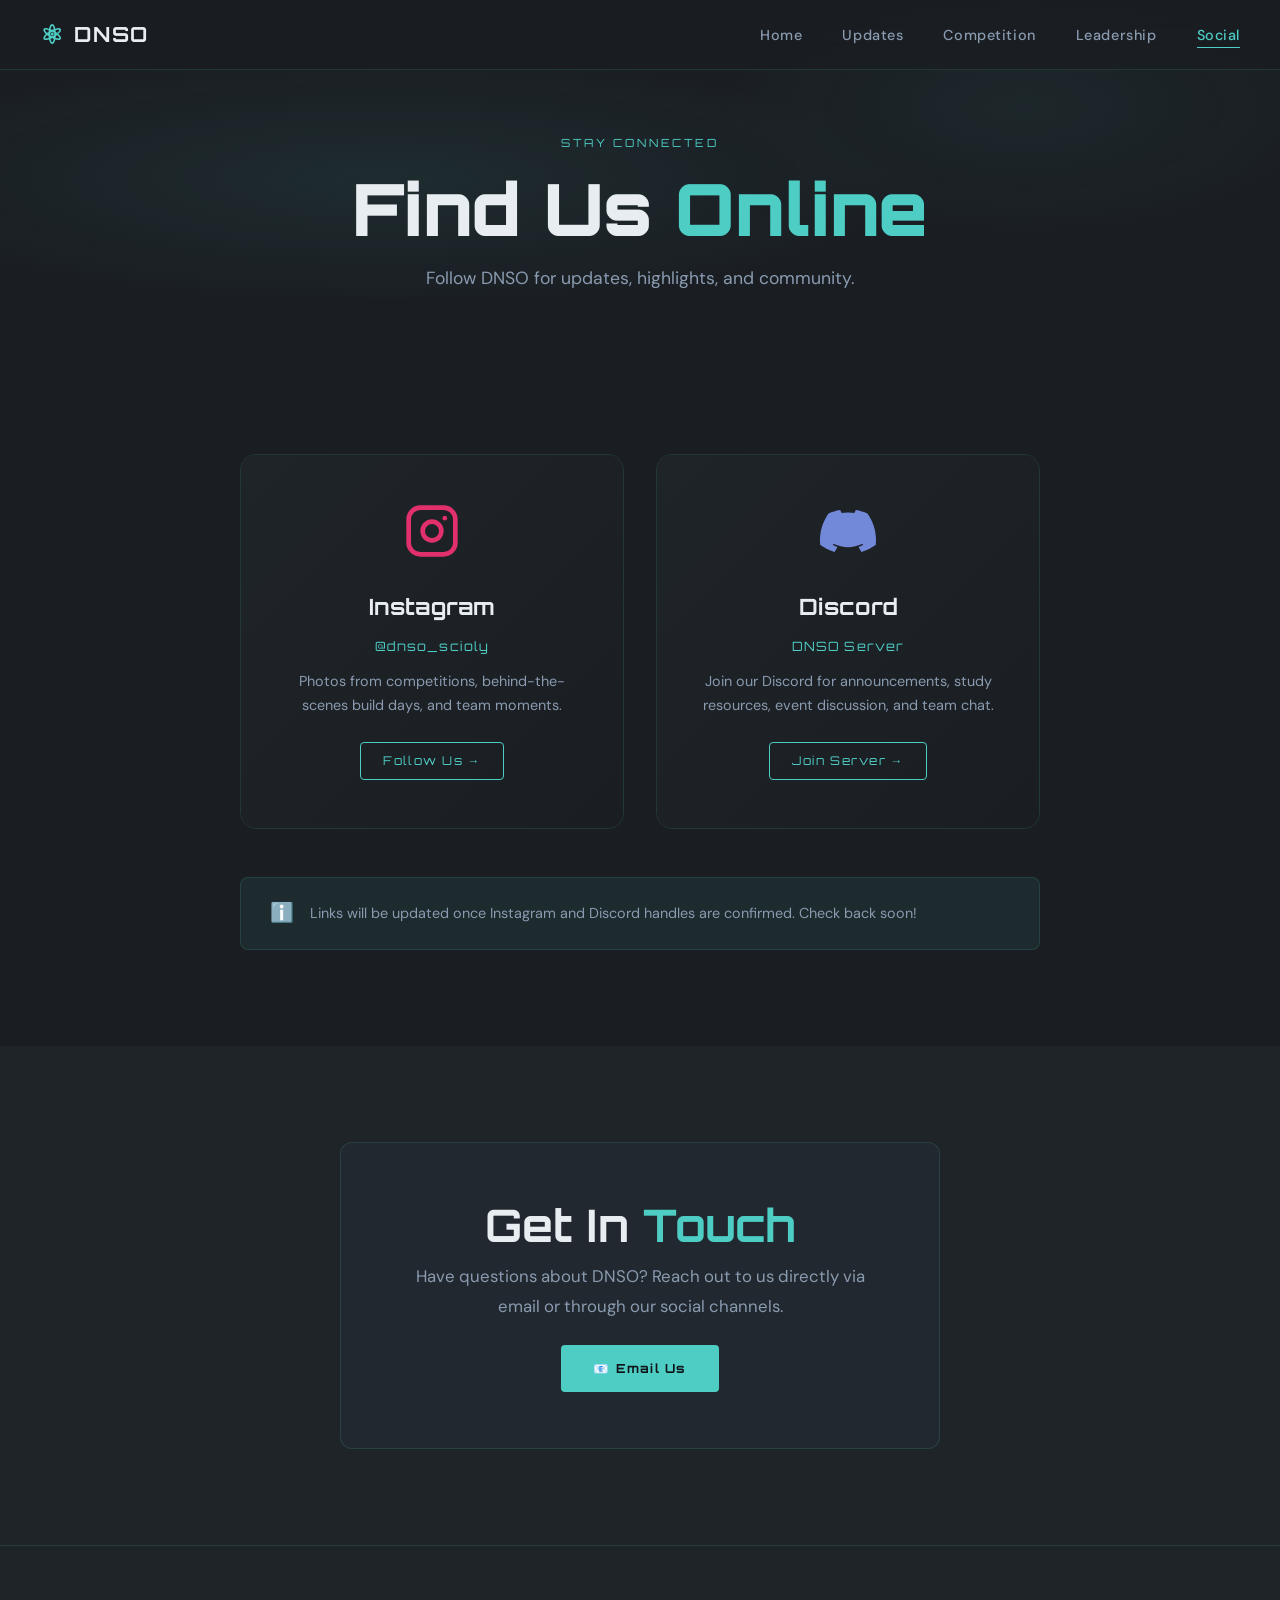
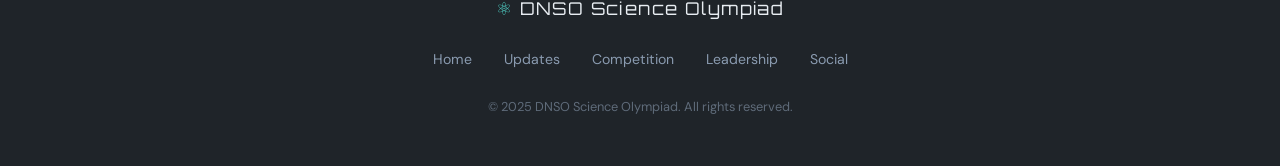
<file: social.html>
<!DOCTYPE html>
<html lang="en">
<head>
  <meta charset="UTF-8" />
  <meta name="viewport" content="width=device-width, initial-scale=1.0" />
  <title>Social — DNSO Science Olympiad</title>
  <link rel="preconnect" href="https://fonts.googleapis.com" />
  <link href="https://fonts.googleapis.com/css2?family=Orbitron:wght@400;700;900&family=DM+Sans:wght@300;400;500&display=swap" rel="stylesheet" />
  <link rel="stylesheet" href="style.css" />
</head>
<body>

  <nav class="nav">
    <a href="index.html" class="nav-logo">
      <div class="atom-icon">⚛</div>
      <span>DNSO</span>
    </a>
    <button class="hamburger" id="hamburger" aria-label="Menu">&#9776;</button>
    <ul class="nav-links" id="navLinks">
      <li><a href="index.html">Home</a></li>
      <li><a href="updates.html">Updates</a></li>
      <li><a href="competition.html">Competition</a></li>
      <li><a href="leadership.html">Leadership</a></li>
      <li><a href="social.html" class="active">Social</a></li>
    </ul>
  </nav>

  <section class="page-hero">
    <div class="hero-bg"></div>
    <div class="page-hero-content fade-in delay-1">
      <p class="section-tag">Stay Connected</p>
      <h1 class="page-title">Find Us <span class="teal">Online</span></h1>
      <p class="page-sub">Follow DNSO for updates, highlights, and community.</p>
    </div>
  </section>

  <section class="section">
    <div class="section-inner">
      <div class="social-cards">

        <!-- INSTAGRAM -->
        <a href="#" class="social-card instagram fade-in" id="instagramLink" target="_blank" rel="noopener">
          <div class="social-card-bg"></div>
          <div class="social-card-content">
            <div class="social-logo">
              <svg viewBox="0 0 24 24" fill="none" xmlns="http://www.w3.org/2000/svg" width="56" height="56">
                <rect x="2" y="2" width="20" height="20" rx="5" stroke="currentColor" stroke-width="2"/>
                <circle cx="12" cy="12" r="4" stroke="currentColor" stroke-width="2"/>
                <circle cx="17.5" cy="6.5" r="1" fill="currentColor"/>
              </svg>
            </div>
            <h2 class="social-name">Instagram</h2>
            <p class="social-handle">@dnso_scioly</p>
            <p class="social-desc">Photos from competitions, behind-the-scenes build days, and team moments.</p>
            <span class="social-btn">Follow Us →</span>
          </div>
        </a>

        <!-- DISCORD -->
        <a href="#" class="social-card discord fade-in delay-1" id="discordLink" target="_blank" rel="noopener">
          <div class="social-card-bg"></div>
          <div class="social-card-content">
            <div class="social-logo">
              <svg viewBox="0 0 24 24" fill="none" xmlns="http://www.w3.org/2000/svg" width="56" height="56">
                <path d="M20.317 4.492c-1.53-.69-3.17-1.2-4.885-1.49a.075.075 0 0 0-.079.036c-.21.369-.444.85-.608 1.23a18.566 18.566 0 0 0-5.487 0 12.36 12.36 0 0 0-.617-1.23A.077.077 0 0 0 8.562 3c-1.714.29-3.354.8-4.885 1.491a.07.07 0 0 0-.032.027C.533 9.093-.32 13.555.099 17.961a.08.08 0 0 0 .031.055 20.03 20.03 0 0 0 5.993 2.98.078.078 0 0 0 .084-.026 13.83 13.83 0 0 0 1.226-1.963.074.074 0 0 0-.041-.104 13.175 13.175 0 0 1-1.872-.878.075.075 0 0 1-.008-.125c.126-.093.252-.19.372-.287a.075.075 0 0 1 .078-.01c3.927 1.764 8.18 1.764 12.061 0a.075.075 0 0 1 .079.009c.12.098.245.195.372.288a.075.075 0 0 1-.006.125c-.598.344-1.22.635-1.873.877a.075.075 0 0 0-.041.105c.36.687.772 1.341 1.225 1.962a.077.077 0 0 0 .084.028 19.963 19.963 0 0 0 6.002-2.981.076.076 0 0 0 .032-.054c.5-5.094-.838-9.52-3.549-13.442a.06.06 0 0 0-.031-.028z" fill="currentColor"/>
              </svg>
            </div>
            <h2 class="social-name">Discord</h2>
            <p class="social-handle">DNSO Server</p>
            <p class="social-desc">Join our Discord for announcements, study resources, event discussion, and team chat.</p>
            <span class="social-btn">Join Server →</span>
          </div>
        </a>

      </div>

      <!-- PLACEHOLDER NOTICE -->
      <div class="placeholder-notice fade-in delay-2">
        <span class="notice-icon">ℹ️</span>
        <p>Links will be updated once Instagram and Discord handles are confirmed. Check back soon!</p>
      </div>
    </div>
  </section>

  <!-- CONTACT -->
  <section class="section contact-section">
    <div class="section-inner">
      <div class="contact-box fade-in">
        <h2 class="section-title">Get In <span class="teal">Touch</span></h2>
        <p class="body-text" style="margin-bottom:1.5rem">Have questions about DNSO? Reach out to us directly via email or through our social channels.</p>
        <a href="mailto:dnso@email.com" class="btn btn-primary">📧 Email Us</a>
      </div>
    </div>
  </section>

  <footer class="footer">
    <div class="footer-inner">
      <div class="footer-logo"><span class="teal">⚛</span> DNSO Science Olympiad</div>
      <div class="footer-links">
        <a href="index.html">Home</a>
        <a href="updates.html">Updates</a>
        <a href="competition.html">Competition</a>
        <a href="leadership.html">Leadership</a>
        <a href="social.html">Social</a>
      </div>
      <p class="footer-copy">© 2025 DNSO Science Olympiad. All rights reserved.</p>
    </div>
  </footer>

  <script src="main.js"></script>
</body>
</html>
</file>
<file: style.css>
/* ============================================
   DNSO Science Olympiad — Global Stylesheet
   ============================================ */

:root {
  --teal: #4ecdc4;
  --teal-dark: #38b2ac;
  --teal-glow: rgba(78, 205, 196, 0.18);
  --bg: #1a1e23;
  --bg-2: #1f2429;
  --bg-card: #22282f;
  --bg-card-hover: #272e37;
  --border: rgba(78, 205, 196, 0.15);
  --text: #e8edf2;
  --text-muted: #8a9bb0;
  --font-display: 'Orbitron', sans-serif;
  --font-body: 'DM Sans', sans-serif;
  --nav-h: 70px;
}

*, *::before, *::after { box-sizing: border-box; margin: 0; padding: 0; }

html { scroll-behavior: smooth; }

body {
  background: var(--bg);
  color: var(--text);
  font-family: var(--font-body);
  font-size: 1rem;
  line-height: 1.7;
  min-height: 100vh;
  overflow-x: hidden;
}

/* UTILITIES */
.teal { color: var(--teal); }
.body-text { color: var(--text-muted); font-size: 1.05rem; max-width: 560px; line-height: 1.8; }

/* FADE IN ANIMATIONS */
.fade-in { opacity: 0; transform: translateY(24px); animation: fadeUp 0.7s forwards; }
.delay-1 { animation-delay: 0.15s; }
.delay-2 { animation-delay: 0.3s; }
.delay-3 { animation-delay: 0.45s; }
.delay-4 { animation-delay: 0.6s; }

@keyframes fadeUp {
  to { opacity: 1; transform: translateY(0); }
}

/* ============================================
   NAVIGATION
   ============================================ */
.nav {
  position: fixed;
  top: 0; left: 0; right: 0;
  height: var(--nav-h);
  display: flex;
  align-items: center;
  justify-content: space-between;
  padding: 0 2.5rem;
  background: rgba(26, 30, 35, 0.85);
  backdrop-filter: blur(14px);
  border-bottom: 1px solid var(--border);
  z-index: 100;
}

.nav-logo {
  display: flex;
  align-items: center;
  gap: 0.6rem;
  text-decoration: none;
  font-family: var(--font-display);
  font-size: 1.3rem;
  font-weight: 700;
  color: var(--text);
  letter-spacing: 0.08em;
}

.atom-icon {
  font-size: 1.6rem;
  color: var(--teal);
  animation: spin 8s linear infinite;
}

@keyframes spin {
  from { transform: rotate(0deg); }
  to { transform: rotate(360deg); }
}

.nav-links {
  display: flex;
  list-style: none;
  gap: 2.5rem;
  align-items: center;
}

.nav-links a {
  text-decoration: none;
  color: var(--text-muted);
  font-size: 0.9rem;
  font-weight: 500;
  letter-spacing: 0.04em;
  transition: color 0.2s;
  position: relative;
}

.nav-links a::after {
  content: '';
  position: absolute;
  bottom: -4px; left: 0; right: 0;
  height: 1px;
  background: var(--teal);
  transform: scaleX(0);
  transform-origin: left;
  transition: transform 0.2s;
}

.nav-links a:hover,
.nav-links a.active {
  color: var(--teal);
}

.nav-links a:hover::after,
.nav-links a.active::after {
  transform: scaleX(1);
}

.hamburger {
  display: none;
  background: none;
  border: none;
  color: var(--teal);
  font-size: 1.6rem;
  cursor: pointer;
}

/* ============================================
   BUTTONS
   ============================================ */
.btn {
  display: inline-block;
  padding: 0.8rem 2rem;
  border-radius: 4px;
  font-family: var(--font-display);
  font-size: 0.78rem;
  font-weight: 700;
  letter-spacing: 0.1em;
  text-decoration: none;
  transition: all 0.2s;
  cursor: pointer;
}

.btn-primary {
  background: var(--teal);
  color: #0f1318;
}

.btn-primary:hover {
  background: var(--teal-dark);
  box-shadow: 0 0 24px rgba(78, 205, 196, 0.4);
  transform: translateY(-1px);
}

.btn-outline {
  border: 1.5px solid var(--teal);
  color: var(--teal);
  background: transparent;
}

.btn-outline:hover {
  background: var(--teal-glow);
  box-shadow: 0 0 20px rgba(78, 205, 196, 0.2);
  transform: translateY(-1px);
}

/* ============================================
   HERO (HOME)
   ============================================ */
.hero {
  position: relative;
  min-height: 100vh;
  display: flex;
  align-items: center;
  justify-content: center;
  overflow: hidden;
  padding: calc(var(--nav-h) + 2rem) 2.5rem 4rem;
}

.hero-bg {
  position: absolute;
  inset: 0;
  background:
    radial-gradient(ellipse 60% 50% at 30% 50%, rgba(78, 205, 196, 0.08) 0%, transparent 70%),
    radial-gradient(ellipse 40% 60% at 80% 30%, rgba(78, 205, 196, 0.05) 0%, transparent 60%),
    var(--bg);
}

.particles {
  position: absolute;
  inset: 0;
  overflow: hidden;
  pointer-events: none;
}

.particle {
  position: absolute;
  width: 2px;
  height: 2px;
  background: var(--teal);
  border-radius: 50%;
  opacity: 0;
  animation: floatParticle var(--dur, 6s) var(--delay, 0s) infinite ease-in-out;
}

@keyframes floatParticle {
  0%   { opacity: 0; transform: translateY(0) scale(1); }
  20%  { opacity: 0.6; }
  80%  { opacity: 0.4; }
  100% { opacity: 0; transform: translateY(-120px) scale(0.5); }
}

.hero-content {
  position: relative;
  z-index: 2;
  text-align: center;
  max-width: 700px;
}

.hero-eyebrow {
  font-family: var(--font-display);
  font-size: 0.75rem;
  letter-spacing: 0.25em;
  color: var(--teal);
  text-transform: uppercase;
  margin-bottom: 1.2rem;
}

.hero-title {
  font-family: var(--font-display);
  font-size: clamp(5rem, 14vw, 10rem);
  font-weight: 900;
  letter-spacing: 0.05em;
  line-height: 1;
  color: var(--text);
  text-shadow: 0 0 80px rgba(78, 205, 196, 0.2);
  margin-bottom: 1.5rem;
}

.hero-sub {
  font-size: 1.15rem;
  color: var(--text-muted);
  margin-bottom: 2.5rem;
  letter-spacing: 0.02em;
}

.hero-btns {
  display: flex;
  gap: 1rem;
  justify-content: center;
  flex-wrap: wrap;
}

/* ORBIT ANIMATION */
.hero-orbit {
  position: absolute;
  right: 8%;
  top: 50%;
  transform: translateY(-50%);
  width: 340px;
  height: 340px;
  z-index: 1;
}

.orbit-ring {
  position: absolute;
  border: 1px solid rgba(78, 205, 196, 0.25);
  border-radius: 50%;
  top: 50%; left: 50%;
  transform: translate(-50%, -50%);
}

.ring-1 { width: 120px; height: 120px; animation: orbitSpin 6s linear infinite; }
.ring-2 { width: 220px; height: 220px; animation: orbitSpin 10s linear infinite reverse; transform: translate(-50%, -50%) rotate(60deg); }
.ring-3 { width: 320px; height: 320px; animation: orbitSpin 16s linear infinite; transform: translate(-50%, -50%) rotate(120deg); }

.ring-1::after, .ring-2::after, .ring-3::after {
  content: '';
  position: absolute;
  width: 8px; height: 8px;
  background: var(--teal);
  border-radius: 50%;
  top: -4px; left: 50%; transform: translateX(-50%);
  box-shadow: 0 0 10px var(--teal);
}

.orbit-nucleus {
  position: absolute;
  width: 24px; height: 24px;
  background: var(--teal);
  border-radius: 50%;
  top: 50%; left: 50%;
  transform: translate(-50%, -50%);
  box-shadow: 0 0 30px var(--teal), 0 0 60px rgba(78, 205, 196, 0.4);
}

@keyframes orbitSpin {
  from { transform: translate(-50%, -50%) rotate(0deg); }
  to   { transform: translate(-50%, -50%) rotate(360deg); }
}

/* ============================================
   STATS BAR
   ============================================ */
.stats-bar {
  display: flex;
  align-items: center;
  justify-content: center;
  gap: 0;
  padding: 2.5rem 2rem;
  background: var(--bg-2);
  border-top: 1px solid var(--border);
  border-bottom: 1px solid var(--border);
}

.stat {
  display: flex;
  flex-direction: column;
  align-items: center;
  padding: 0 3rem;
}

.stat-num {
  font-family: var(--font-display);
  font-size: 2rem;
  font-weight: 700;
  color: var(--teal);
}

.stat-label {
  font-size: 0.8rem;
  color: var(--text-muted);
  letter-spacing: 0.1em;
  text-transform: uppercase;
}

.stat-divider {
  width: 1px;
  height: 50px;
  background: var(--border);
}

/* ============================================
   SECTIONS
   ============================================ */
.section {
  padding: 6rem 2.5rem;
}

.section-inner {
  max-width: 1200px;
  margin: 0 auto;
}

.section-tag {
  font-family: var(--font-display);
  font-size: 0.7rem;
  letter-spacing: 0.25em;
  color: var(--teal);
  text-transform: uppercase;
  margin-bottom: 1rem;
}

.section-title {
  font-family: var(--font-display);
  font-size: clamp(1.8rem, 4vw, 2.8rem);
  font-weight: 700;
  color: var(--text);
  line-height: 1.2;
  margin-bottom: 1rem;
}

/* ABOUT SECTION */
.about .section-inner {
  display: grid;
  grid-template-columns: 1fr 1fr;
  gap: 5rem;
  align-items: center;
}

.about-cards {
  display: flex;
  flex-direction: column;
  gap: 1.2rem;
}

.about-card {
  background: var(--bg-card);
  border: 1px solid var(--border);
  border-radius: 8px;
  padding: 1.5rem;
  display: flex;
  align-items: flex-start;
  gap: 1rem;
  transition: border-color 0.2s, background 0.2s;
}

.about-card:hover {
  border-color: var(--teal);
  background: var(--bg-card-hover);
}

.card-icon { font-size: 1.8rem; flex-shrink: 0; }

.about-card h3 {
  font-family: var(--font-display);
  font-size: 0.9rem;
  color: var(--teal);
  margin-bottom: 0.3rem;
  letter-spacing: 0.05em;
}

.about-card p { font-size: 0.9rem; color: var(--text-muted); }

/* ============================================
   PAGE HERO (inner pages)
   ============================================ */
.page-hero {
  position: relative;
  padding: calc(var(--nav-h) + 4rem) 2.5rem 4rem;
  text-align: center;
  overflow: hidden;
}

.page-hero-content { position: relative; z-index: 2; }

.page-title {
  font-family: var(--font-display);
  font-size: clamp(2.5rem, 6vw, 4.5rem);
  font-weight: 900;
  color: var(--text);
  margin-bottom: 1rem;
  line-height: 1.1;
}

.page-sub {
  font-size: 1.1rem;
  color: var(--text-muted);
  max-width: 500px;
  margin: 0 auto;
}

/* ============================================
   UPDATES PAGE
   ============================================ */
.updates-grid {
  display: grid;
  grid-template-columns: repeat(3, 1fr);
  gap: 1.5rem;
}

.update-card {
  background: var(--bg-card);
  border: 1px solid var(--border);
  border-radius: 10px;
  padding: 2rem;
  display: flex;
  flex-direction: column;
  gap: 0.7rem;
  transition: border-color 0.2s, transform 0.2s;
  position: relative;
}

.update-card:hover {
  border-color: var(--teal);
  transform: translateY(-3px);
}

.update-card.featured {
  grid-column: span 3;
  border-color: rgba(78, 205, 196, 0.4);
  background: linear-gradient(135deg, var(--bg-card), rgba(78, 205, 196, 0.05));
}

.update-badge {
  font-size: 0.75rem;
  font-family: var(--font-display);
  color: var(--teal);
  letter-spacing: 0.1em;
  margin-bottom: 0.3rem;
}

.update-date {
  font-size: 0.8rem;
  color: var(--text-muted);
  letter-spacing: 0.05em;
}

.update-title {
  font-family: var(--font-display);
  font-size: 1rem;
  color: var(--text);
  line-height: 1.4;
}

.update-card.featured .update-title { font-size: 1.3rem; }

.update-body {
  font-size: 0.92rem;
  color: var(--text-muted);
  flex: 1;
}

.update-tag {
  align-self: flex-start;
  font-size: 0.72rem;
  font-family: var(--font-display);
  letter-spacing: 0.1em;
  padding: 0.25rem 0.75rem;
  border-radius: 20px;
  border: 1px solid var(--border);
  color: var(--teal);
  margin-top: 0.5rem;
}

/* ============================================
   COMPETITION PAGE
   ============================================ */
.overview-cards {
  display: grid;
  grid-template-columns: repeat(3, 1fr);
  gap: 1.5rem;
  margin-bottom: 4rem;
}

.overview-card {
  background: var(--bg-card);
  border: 1px solid var(--border);
  border-radius: 10px;
  padding: 2rem;
  text-align: center;
  transition: border-color 0.2s, transform 0.2s;
}

.overview-card:hover { border-color: var(--teal); transform: translateY(-3px); }
.overview-icon { font-size: 2.5rem; margin-bottom: 1rem; display: block; }

.overview-card h3 {
  font-family: var(--font-display);
  font-size: 1rem;
  color: var(--teal);
  margin-bottom: 0.5rem;
}

.overview-card p { font-size: 0.92rem; color: var(--text-muted); }

/* SCHEDULE TABLE */
.schedule-table-wrap {
  overflow-x: auto;
  border-radius: 10px;
  border: 1px solid var(--border);
  margin-bottom: 4rem;
}

.schedule-table {
  width: 100%;
  border-collapse: collapse;
  font-size: 0.95rem;
}

.schedule-table th {
  font-family: var(--font-display);
  font-size: 0.7rem;
  letter-spacing: 0.12em;
  color: var(--teal);
  text-transform: uppercase;
  background: var(--bg-card);
  padding: 1.1rem 1.5rem;
  text-align: left;
  border-bottom: 1px solid var(--border);
}

.schedule-table td {
  padding: 1rem 1.5rem;
  color: var(--text-muted);
  border-bottom: 1px solid rgba(78, 205, 196, 0.06);
}

.schedule-table tr:last-child td { border-bottom: none; }
.schedule-table tr:hover td { background: var(--bg-card); color: var(--text); }

.badge {
  display: inline-block;
  padding: 0.2rem 0.7rem;
  border-radius: 20px;
  font-size: 0.72rem;
  font-family: var(--font-display);
  letter-spacing: 0.08em;
}

.badge-inv { background: rgba(78, 205, 196, 0.12); color: var(--teal); border: 1px solid rgba(78, 205, 196, 0.3); }
.badge-reg { background: rgba(100, 160, 255, 0.1); color: #6fa3f7; border: 1px solid rgba(100, 160, 255, 0.25); }
.badge-state { background: rgba(255, 200, 80, 0.1); color: #f7c84a; border: 1px solid rgba(255, 200, 80, 0.25); }

.status {
  font-size: 0.78rem;
  font-family: var(--font-display);
  letter-spacing: 0.06em;
}

.status.upcoming { color: var(--teal); }
.status.completed { color: var(--text-muted); text-decoration: line-through; }

/* EVENTS GRID */
.events-section { background: var(--bg-2); }
.events-grid {
  display: grid;
  grid-template-columns: repeat(4, 1fr);
  gap: 1.5rem;
}

.events-category {
  background: var(--bg-card);
  border: 1px solid var(--border);
  border-radius: 10px;
  padding: 1.8rem;
  transition: border-color 0.2s;
}

.events-category:hover { border-color: var(--teal); }

.cat-title {
  font-family: var(--font-display);
  font-size: 0.85rem;
  color: var(--text);
  margin-bottom: 1rem;
  letter-spacing: 0.05em;
}

.event-list {
  list-style: none;
  display: flex;
  flex-direction: column;
  gap: 0.5rem;
}

.event-list li {
  font-size: 0.88rem;
  color: var(--text-muted);
  padding-left: 1rem;
  position: relative;
}

.event-list li::before {
  content: '—';
  position: absolute;
  left: 0;
  color: var(--teal);
  opacity: 0.5;
}

/* ============================================
   LEADERSHIP PAGE
   ============================================ */
.leadership-grid.officers {
  display: grid;
  grid-template-columns: repeat(2, 1fr);
  gap: 1.5rem;
  margin-bottom: 5rem;
}

.leader-card {
  display: flex;
  gap: 1.5rem;
  align-items: flex-start;
  background: var(--bg-card);
  border: 1px solid var(--border);
  border-radius: 10px;
  padding: 1.8rem;
  transition: border-color 0.2s, transform 0.2s;
}

.leader-card:hover { border-color: var(--teal); transform: translateY(-2px); }

.leader-avatar {
  flex-shrink: 0;
  width: 64px;
  height: 64px;
  border-radius: 50%;
  border: 2px solid var(--teal);
  display: flex;
  align-items: center;
  justify-content: center;
  background: var(--bg-2);
  font-size: 1.8rem;
}

.leader-name {
  font-family: var(--font-display);
  font-size: 1rem;
  color: var(--text);
  margin-bottom: 0.2rem;
}

.leader-role {
  font-size: 0.8rem;
  font-family: var(--font-display);
  letter-spacing: 0.08em;
  margin-bottom: 0.5rem;
}

.leader-bio { font-size: 0.88rem; color: var(--text-muted); }

/* CAPTAINS */
.captains-grid {
  display: grid;
  grid-template-columns: repeat(4, 1fr);
  gap: 1.2rem;
  margin-bottom: 5rem;
}

.captain-card {
  background: var(--bg-card);
  border: 1px solid var(--border);
  border-radius: 10px;
  padding: 1.8rem 1.5rem;
  text-align: center;
  transition: border-color 0.2s, transform 0.2s;
}

.captain-card:hover { border-color: var(--teal); transform: translateY(-2px); }

.captain-icon { font-size: 2rem; margin-bottom: 0.8rem; display: block; }
.captain-category { font-size: 0.72rem; font-family: var(--font-display); letter-spacing: 0.1em; margin-bottom: 0.3rem; }
.captain-name { font-family: var(--font-display); font-size: 0.9rem; color: var(--text); margin-bottom: 0.5rem; }
.captain-events { font-size: 0.8rem; color: var(--text-muted); }

/* ADVISOR */
.advisor-section { background: var(--bg-2); }
.advisor-card {
  display: flex;
  align-items: center;
  gap: 2.5rem;
  background: var(--bg-card);
  border: 1px solid var(--border);
  border-radius: 12px;
  padding: 3rem;
}

.advisor-icon { font-size: 4rem; flex-shrink: 0; }
.advisor-name {
  font-family: var(--font-display);
  font-size: 1.6rem;
  color: var(--text);
  margin-bottom: 0.8rem;
}

/* ============================================
   SOCIAL PAGE
   ============================================ */
.social-cards {
  display: grid;
  grid-template-columns: 1fr 1fr;
  gap: 2rem;
  max-width: 800px;
  margin: 0 auto 3rem;
}

.social-card {
  position: relative;
  border-radius: 16px;
  overflow: hidden;
  border: 1px solid var(--border);
  text-decoration: none;
  display: block;
  transition: transform 0.25s, border-color 0.25s;
  padding: 3rem 2.5rem;
}

.social-card:hover {
  transform: translateY(-5px);
  border-color: var(--teal);
}

.social-card-bg {
  position: absolute;
  inset: 0;
  background: var(--bg-card);
  z-index: 0;
  transition: opacity 0.3s;
}

.social-card.instagram .social-card-bg {
  background: linear-gradient(135deg, #1f2429, #1a1e23);
}

.social-card.discord .social-card-bg {
  background: linear-gradient(135deg, #1f2429, #1a1e23);
}

.social-card:hover .social-card-bg {
  opacity: 0.6;
}

.social-card-content {
  position: relative;
  z-index: 1;
  display: flex;
  flex-direction: column;
  align-items: center;
  text-align: center;
  gap: 0.7rem;
}

.social-logo {
  color: var(--teal);
  margin-bottom: 0.5rem;
}

.social-card.instagram .social-logo { color: #e1306c; }
.social-card.discord .social-logo { color: #7289da; }

.social-name {
  font-family: var(--font-display);
  font-size: 1.4rem;
  color: var(--text);
}

.social-handle {
  font-family: var(--font-display);
  font-size: 0.8rem;
  color: var(--teal);
  letter-spacing: 0.08em;
}

.social-desc { font-size: 0.9rem; color: var(--text-muted); }

.social-btn {
  display: inline-block;
  margin-top: 0.8rem;
  font-family: var(--font-display);
  font-size: 0.75rem;
  letter-spacing: 0.12em;
  color: var(--teal);
  border: 1px solid var(--teal);
  padding: 0.5rem 1.4rem;
  border-radius: 4px;
  transition: background 0.2s;
}

.social-card:hover .social-btn { background: var(--teal-glow); }

.placeholder-notice {
  display: flex;
  align-items: center;
  gap: 1rem;
  max-width: 800px;
  margin: 0 auto;
  background: rgba(78, 205, 196, 0.07);
  border: 1px solid var(--border);
  border-radius: 8px;
  padding: 1.2rem 1.8rem;
  font-size: 0.9rem;
  color: var(--text-muted);
}

.notice-icon { font-size: 1.2rem; flex-shrink: 0; }

/* CONTACT */
.contact-section { background: var(--bg-2); }
.contact-box {
  background: var(--bg-card);
  border: 1px solid var(--border);
  border-radius: 12px;
  padding: 3.5rem;
  text-align: center;
  max-width: 600px;
  margin: 0 auto;
}

.contact-box .section-title { margin-bottom: 0.5rem; }

/* ============================================
   FOOTER
   ============================================ */
.footer {
  background: var(--bg-2);
  border-top: 1px solid var(--border);
  padding: 3rem 2.5rem;
}

.footer-inner {
  max-width: 1200px;
  margin: 0 auto;
  display: flex;
  flex-direction: column;
  align-items: center;
  gap: 1.5rem;
  text-align: center;
}

.footer-logo {
  font-family: var(--font-display);
  font-size: 1.1rem;
  color: var(--text);
  letter-spacing: 0.08em;
}

.footer-links {
  display: flex;
  gap: 2rem;
  flex-wrap: wrap;
  justify-content: center;
}

.footer-links a {
  text-decoration: none;
  color: var(--text-muted);
  font-size: 0.88rem;
  transition: color 0.2s;
}

.footer-links a:hover { color: var(--teal); }

.footer-copy {
  font-size: 0.8rem;
  color: var(--text-muted);
  opacity: 0.6;
}

/* ============================================
   RESPONSIVE
   ============================================ */
@media (max-width: 1024px) {
  .events-grid { grid-template-columns: repeat(2, 1fr); }
  .captains-grid { grid-template-columns: repeat(2, 1fr); }
  .hero-orbit { display: none; }
}

@media (max-width: 768px) {
  .nav-links {
    display: none;
    flex-direction: column;
    position: fixed;
    top: var(--nav-h); left: 0; right: 0;
    background: var(--bg-2);
    border-bottom: 1px solid var(--border);
    padding: 1.5rem 2rem;
    gap: 1.2rem;
  }

  .nav-links.open { display: flex; }
  .hamburger { display: block; }

  .about .section-inner { grid-template-columns: 1fr; gap: 2.5rem; }
  .updates-grid { grid-template-columns: 1fr; }
  .update-card.featured { grid-column: span 1; }
  .overview-cards { grid-template-columns: 1fr; }
  .events-grid { grid-template-columns: 1fr 1fr; }
  .captains-grid { grid-template-columns: 1fr 1fr; }
  .leadership-grid.officers { grid-template-columns: 1fr; }
  .social-cards { grid-template-columns: 1fr; }
  .advisor-card { flex-direction: column; text-align: center; }
  .stats-bar { flex-wrap: wrap; gap: 1.5rem; }
  .stat-divider { display: none; }
}

@media (max-width: 480px) {
  .events-grid { grid-template-columns: 1fr; }
  .captains-grid { grid-template-columns: 1fr; }
  .hero-title { font-size: 5rem; }
  .nav { padding: 0 1.2rem; }
  .section { padding: 4rem 1.2rem; }
}
</file>
